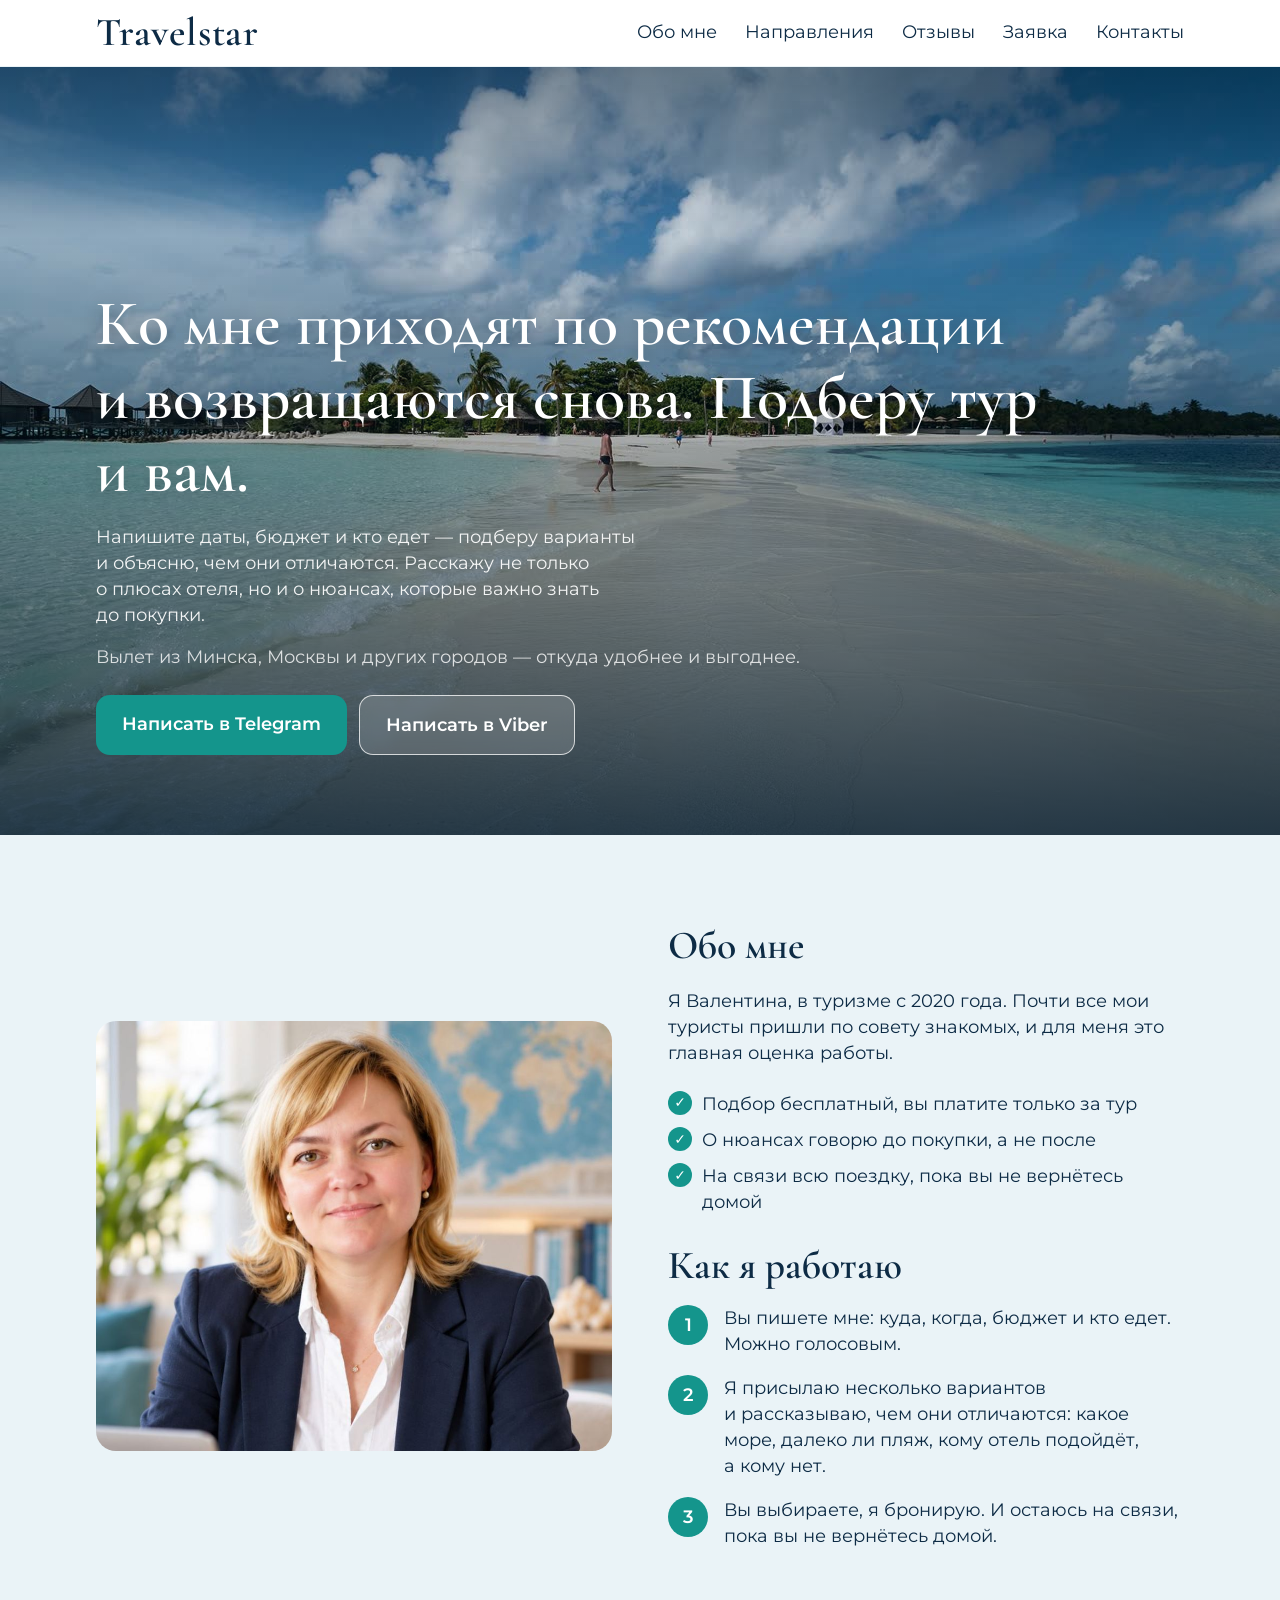
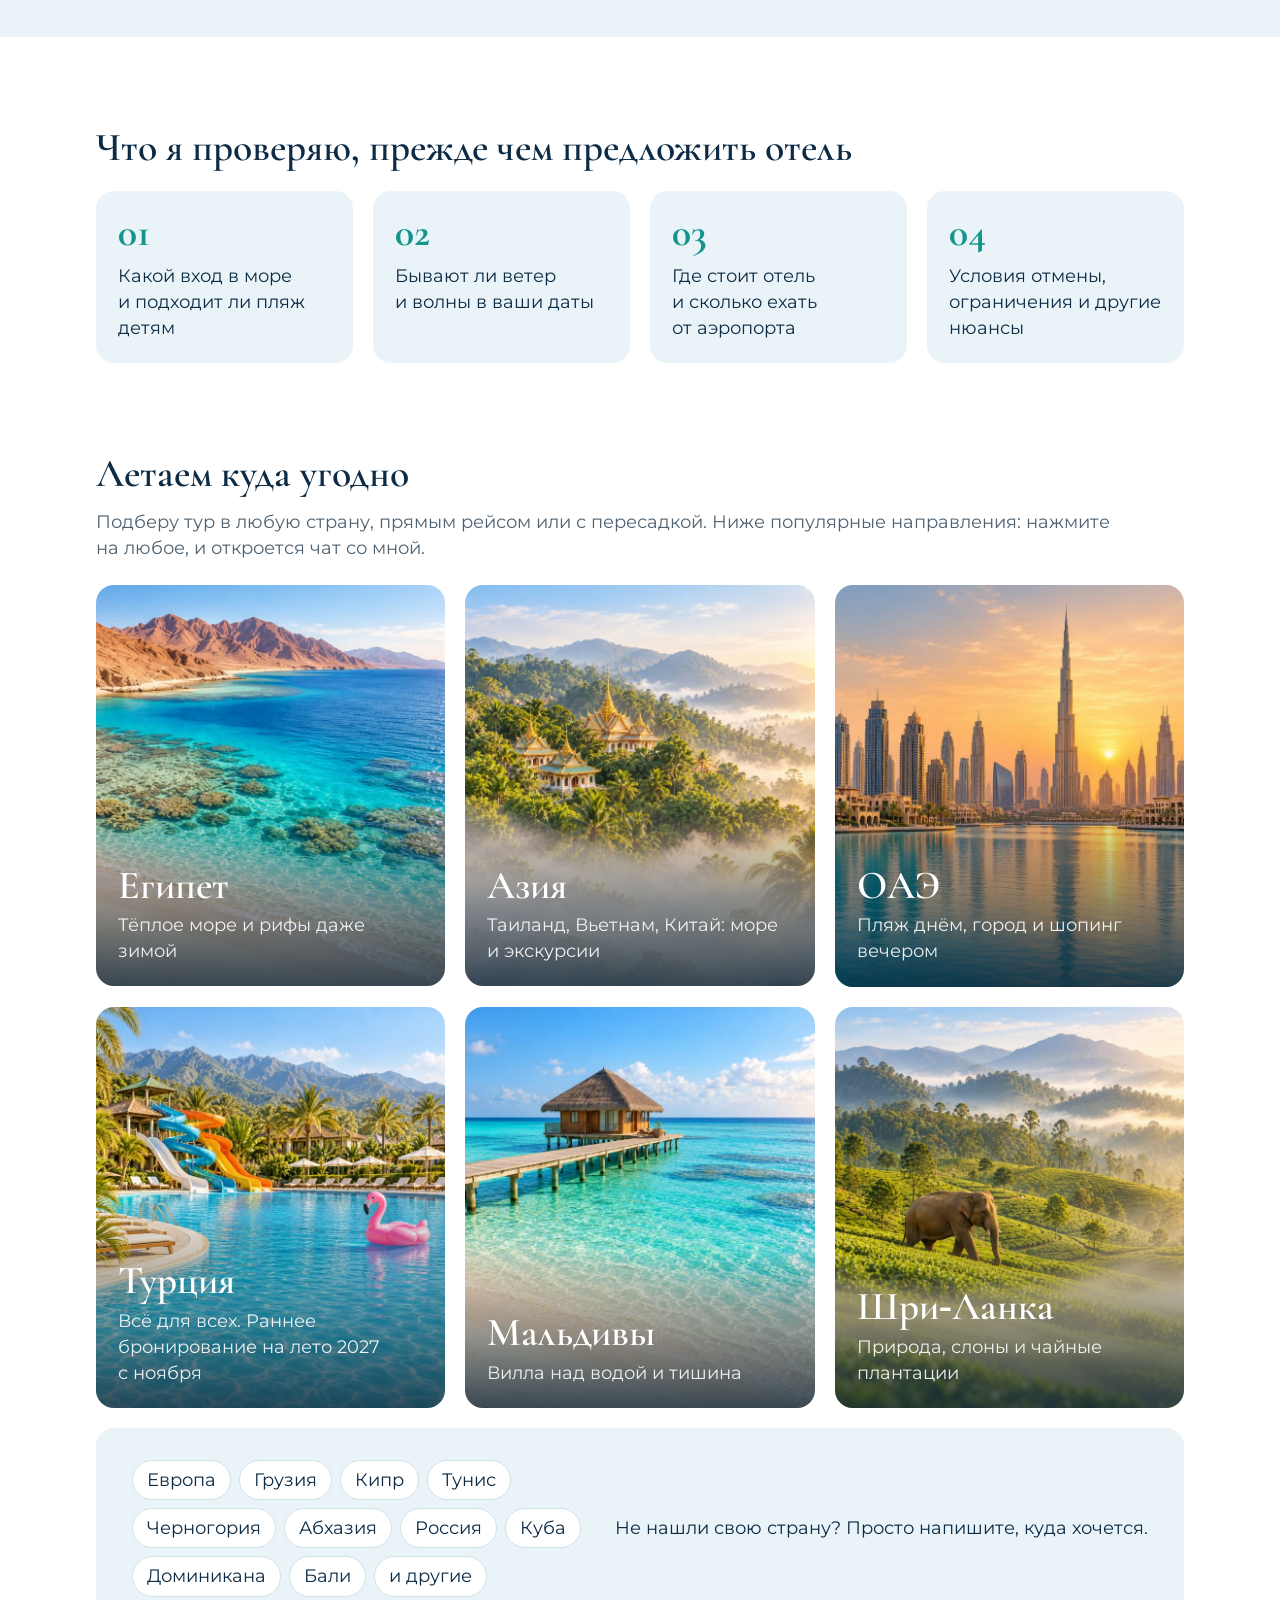
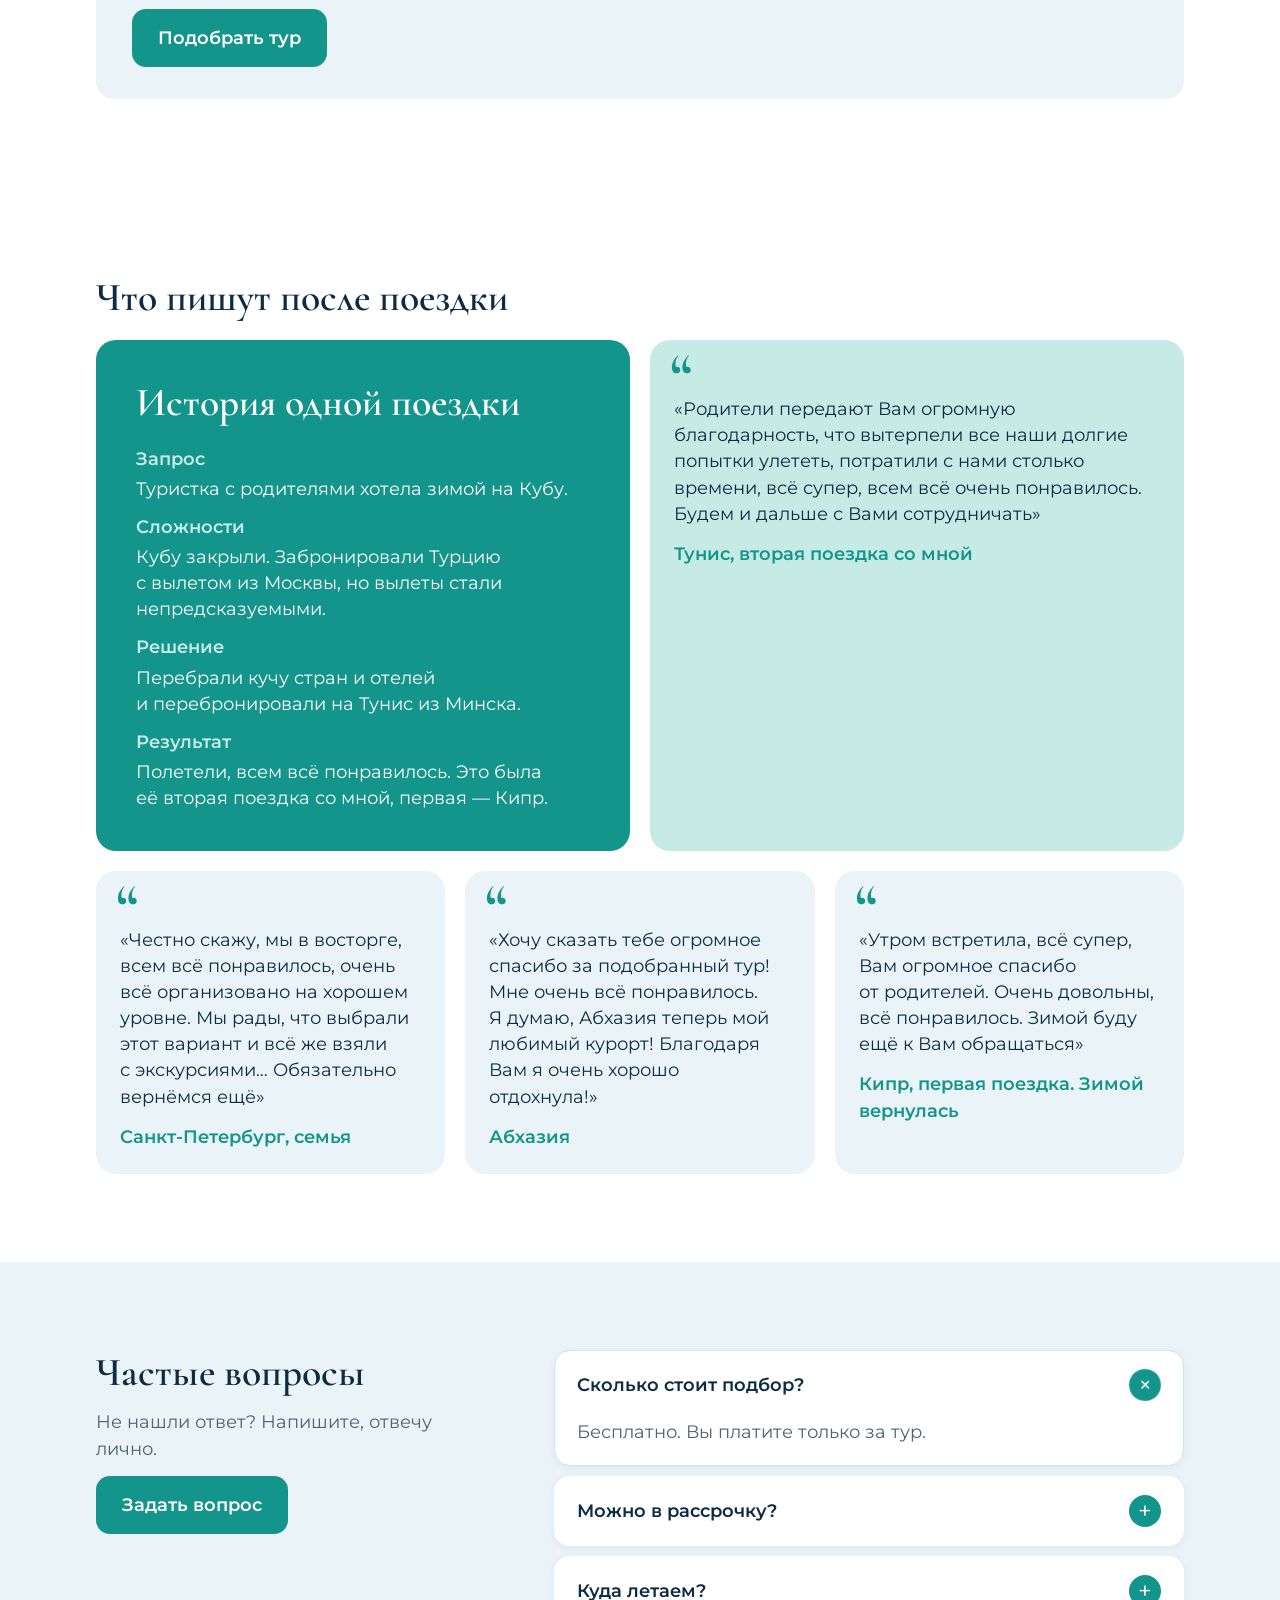
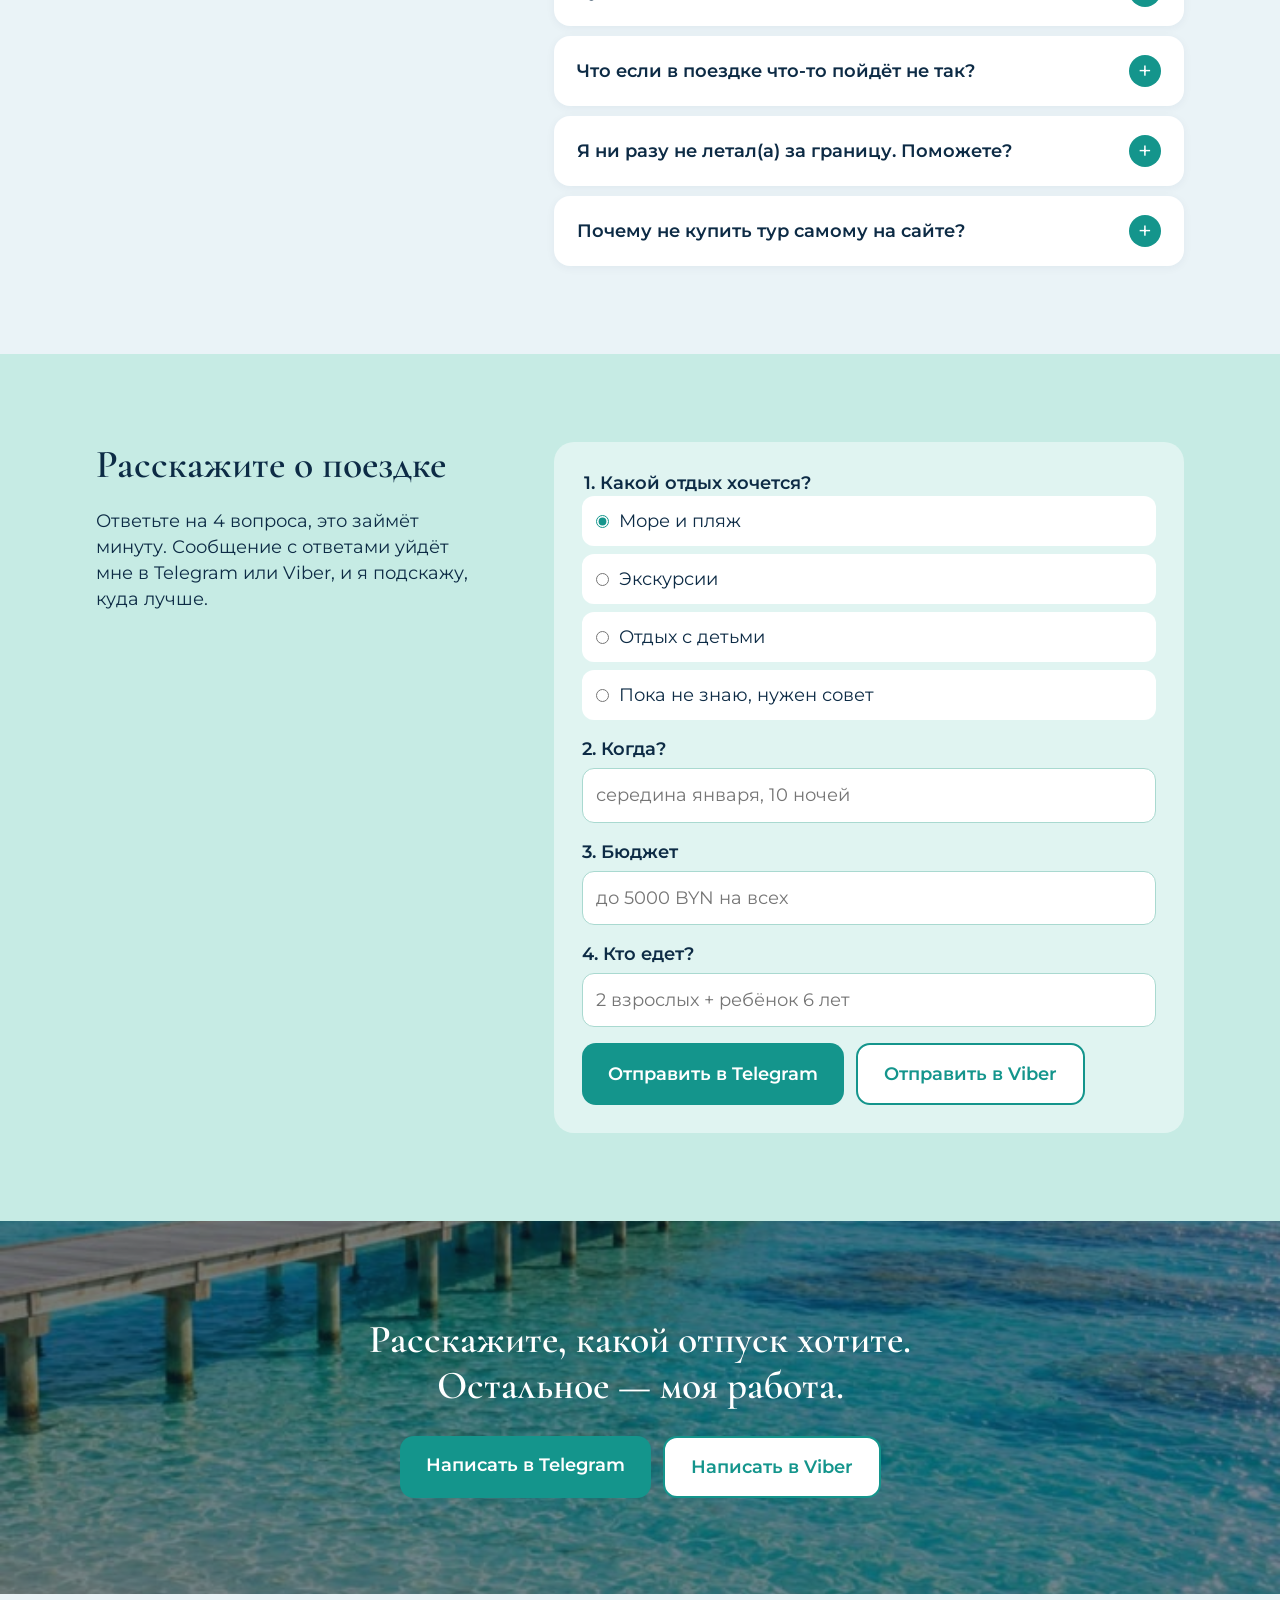
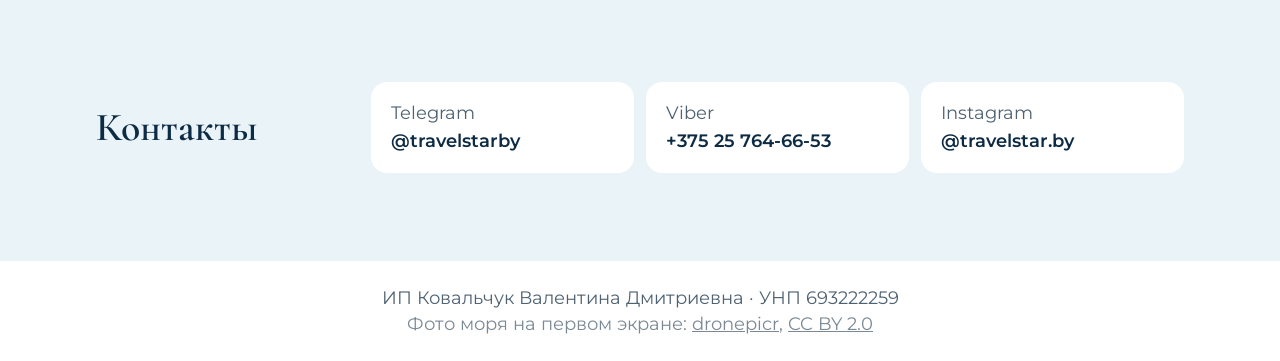
<file: index.html>
<!doctype html>
<html lang="ru">
<head>
<meta name="robots" content="noindex, nofollow">
<meta charset="utf-8">
<meta name="viewport" content="width=device-width, initial-scale=1">
<title>Travelstar — подбор туров</title>
<meta name="description" content="Подберу тур под ваши даты и бюджет и расскажу о нюансах каждого варианта. Подбор бесплатный.">
<link rel="stylesheet" href="fonts.css">
<link rel="stylesheet" href="style.css">
</head>
<body>

<header class="nav" id="top">
  <div class="wrap nav__in">
    <a class="logo" href="#top">Travelstar</a>
    <nav class="nav__links">
      <a href="#about">Обо мне</a>
      <a href="#where">Направления</a>
      <a href="#reviews">Отзывы</a>
      <a href="#quiz">Заявка</a>
      <a href="#contacts">Контакты</a>
    </nav>
  </div>
</header>

<main>
  <section class="hero">
    <img class="hero__bg" src="img/sea.jpg" width="1280" height="854" alt="">
    
    <div class="wrap hero__in">
      <h1>Ко мне приходят по рекомендации и возвращаются снова. Подберу тур и вам.</h1>
      <p class="lead">Напишите даты, бюджет и кто едет — подберу варианты и объясню, чем они отличаются. Расскажу не только о плюсах отеля, но и о нюансах, которые важно знать до покупки.</p>
      <p class="hero__note">Вылет из Минска, Москвы и других городов — откуда удобнее и выгоднее.</p>
      <div class="buttons">
        <a class="btn btn--tg" href="https://t.me/travelstarby">Написать в Telegram</a>
        <a class="btn btn--glass" href="viber://chat?number=%2B375257646653">Написать в Viber</a>
      </div>
    </div>
  </section>

  <section class="steps" id="about">
    <div class="wrap steps__in">
      <img class="steps__photo" src="img/valentina_v2.jpg" width="960" height="800" alt="Валентина за рабочим столом с ноутбуком" loading="lazy">
      <div>
      <h2>Обо мне</h2>
      <p class="about">Я Валентина, в туризме с 2020 года. Почти все мои туристы пришли по совету знакомых, и для меня это главная оценка работы.</p>
      <ul class="pluses">
        <li>Подбор бесплатный, вы платите только за тур</li>
        <li>О нюансах говорю до покупки, а не после</li>
        <li>На связи всю поездку, пока вы не вернётесь домой</li>
      </ul>
      <h3 class="steps__title">Как я работаю</h3>
      <ol class="steps__list">
        <li><b>1</b><p>Вы пишете мне: куда, когда, бюджет и кто едет. Можно голосовым.</p></li>
        <li><b>2</b><p>Я присылаю несколько вариантов и рассказываю, чем они отличаются: какое море, далеко ли пляж, кому отель подойдёт, а кому нет.</p></li>
        <li><b>3</b><p>Вы выбираете, я бронирую. И остаюсь на связи, пока вы не вернётесь домой.</p></li>
      </ol>
      </div>
    </div>
  </section>
  <section class="check">
    <div class="wrap">
      <h2>Что я проверяю, прежде чем предложить отель</h2>
      <div class="check__grid">
        <div class="check__item"><b>01</b><p>Какой вход в море и подходит ли пляж детям</p></div>
        <div class="check__item"><b>02</b><p>Бывают ли ветер и волны в ваши даты</p></div>
        <div class="check__item"><b>03</b><p>Где стоит отель и сколько ехать от аэропорта</p></div>
        <div class="check__item"><b>04</b><p>Условия отмены, ограничения и другие нюансы</p></div>
      </div>
    </div>
  </section>
<section class="where" id="where">
    <div class="wrap">
      <h2>Летаем куда угодно</h2>
      <p class="where__lead">Подберу тур в любую страну, прямым рейсом или с пересадкой. Ниже популярные направления: нажмите на любое, и откроется чат со мной.</p>
      <div class="cards">
        <a class="card" href="https://t.me/travelstarby?text=%D0%97%D0%B4%D1%80%D0%B0%D0%B2%D1%81%D1%82%D0%B2%D1%83%D0%B9%D1%82%D0%B5%21%20%D0%98%D0%BD%D1%82%D0%B5%D1%80%D0%B5%D1%81%D1%83%D0%B5%D1%82%20%D0%95%D0%B3%D0%B8%D0%BF%D0%B5%D1%82"><img src="img/d_egypt.jpg" alt="Египет: коралловый риф и горы" loading="lazy"><span class="card__cap"><h3>Египет</h3><p>Тёплое море и рифы даже зимой</p></span></a>
        <a class="card" href="https://t.me/travelstarby?text=%D0%97%D0%B4%D1%80%D0%B0%D0%B2%D1%81%D1%82%D0%B2%D1%83%D0%B9%D1%82%D0%B5%21%20%D0%98%D0%BD%D1%82%D0%B5%D1%80%D0%B5%D1%81%D1%83%D0%B5%D1%82%20%D0%90%D0%B7%D0%B8%D1%8F"><img src="img/d_asia.jpg" alt="Азия: храм в джунглях" loading="lazy"><span class="card__cap"><h3>Азия</h3><p>Таиланд, Вьетнам, Китай: море и экскурсии</p></span></a>
        <a class="card" href="https://t.me/travelstarby?text=%D0%97%D0%B4%D1%80%D0%B0%D0%B2%D1%81%D1%82%D0%B2%D1%83%D0%B9%D1%82%D0%B5%21%20%D0%98%D0%BD%D1%82%D0%B5%D1%80%D0%B5%D1%81%D1%83%D0%B5%D1%82%20%D0%9E%D0%90%D0%AD"><img src="img/d_uae.jpg" alt="ОАЭ: город на закате" loading="lazy"><span class="card__cap"><h3>ОАЭ</h3><p>Пляж днём, город и шопинг вечером</p></span></a>
        <a class="card" href="https://t.me/travelstarby?text=%D0%97%D0%B4%D1%80%D0%B0%D0%B2%D1%81%D1%82%D0%B2%D1%83%D0%B9%D1%82%D0%B5%21%20%D0%98%D0%BD%D1%82%D0%B5%D1%80%D0%B5%D1%81%D1%83%D0%B5%D1%82%20%D0%A2%D1%83%D1%80%D1%86%D0%B8%D1%8F"><img src="img/d_turkey.jpg" alt="Турция: бассейн с горками" loading="lazy"><span class="card__cap"><h3>Турция</h3><p>Всё для всех. Раннее бронирование на лето 2027 с ноября</p></span></a>
        <a class="card" href="https://t.me/travelstarby?text=%D0%97%D0%B4%D1%80%D0%B0%D0%B2%D1%81%D1%82%D0%B2%D1%83%D0%B9%D1%82%D0%B5%21%20%D0%98%D0%BD%D1%82%D0%B5%D1%80%D0%B5%D1%81%D1%83%D0%B5%D1%82%20%D0%9C%D0%B0%D0%BB%D1%8C%D0%B4%D0%B8%D0%B2%D1%8B"><img src="img/d_maldives.jpg" alt="Мальдивы: вилла над водой" loading="lazy"><span class="card__cap"><h3>Мальдивы</h3><p>Вилла над водой и тишина</p></span></a>
        <a class="card" href="https://t.me/travelstarby?text=%D0%97%D0%B4%D1%80%D0%B0%D0%B2%D1%81%D1%82%D0%B2%D1%83%D0%B9%D1%82%D0%B5%21%20%D0%98%D0%BD%D1%82%D0%B5%D1%80%D0%B5%D1%81%D1%83%D0%B5%D1%82%20%D0%A8%D1%80%D0%B8-%D0%9B%D0%B0%D0%BD%D0%BA%D0%B0"><img src="img/d_srilanka.jpg" alt="Шри‑Ланка: слон и чайные плантации" loading="lazy"><span class="card__cap"><h3>Шри‑Ланка</h3><p>Природа, слоны и чайные плантации</p></span></a>
      </div>
      <div class="any">
        <ul class="chips"><li>Европа</li><li>Грузия</li><li>Кипр</li><li>Тунис</li><li>Черногория</li><li>Абхазия</li><li>Россия</li><li>Куба</li><li>Доминикана</li><li>Бали</li><li>и другие</li></ul>
        <p>Не нашли свою страну? Просто напишите, куда хочется.</p>
        <a class="btn" href="https://t.me/travelstarby">Подобрать тур</a>
      </div>
    </div>
  </section>

  <section class="reviews" id="reviews">
    <div class="wrap">
      <h2>Что пишут после поездки</h2>
      <div class="story">
        <div class="story__text">
          <p class="story__label">История одной поездки</p>
          <dl class="case">
            <dt>Запрос</dt><dd>Туристка с родителями хотела зимой на Кубу.</dd>
            <dt>Сложности</dt><dd>Кубу закрыли. Забронировали Турцию с вылетом из Москвы, но вылеты стали непредсказуемыми.</dd>
            <dt>Решение</dt><dd>Перебрали кучу стран и отелей и перебронировали на Тунис из Минска.</dd>
            <dt>Результат</dt><dd>Полетели, всем всё понравилось. Это была её вторая поездка со мной, первая — Кипр.</dd>
          </dl>
        </div>
        <blockquote><p>«Родители передают Вам огромную благодарность, что вытерпели все наши долгие попытки улететь, потратили с нами столько времени, всё супер, всем всё очень понравилось. Будем и дальше с Вами сотрудничать»</p><cite>Тунис, вторая поездка со мной</cite></blockquote>
      </div>
      <div class="reviews__grid">
        <blockquote><p>«Честно скажу, мы в восторге, всем всё понравилось, очень всё организовано на хорошем уровне. Мы рады, что выбрали этот вариант и всё же взяли с экскурсиями… Обязательно вернёмся ещё»</p><cite>Санкт-Петербург, семья</cite></blockquote>
        <blockquote><p>«Хочу сказать тебе огромное спасибо за подобранный тур! Мне очень всё понравилось. Я думаю, Абхазия теперь мой любимый курорт! Благодаря Вам я очень хорошо отдохнула!»</p><cite>Абхазия</cite></blockquote>
        <blockquote><p>«Утром встретила, всё супер, Вам огромное спасибо от родителей. Очень довольны, всё понравилось. Зимой буду ещё к Вам обращаться»</p><cite>Кипр, первая поездка. Зимой вернулась</cite></blockquote>
      </div>
    </div>
  </section>

  <section class="faq">
    <div class="wrap faq__in">
      <div class="faq__side">
        <h2>Частые вопросы</h2>
        <p>Не нашли ответ? Напишите, отвечу лично.</p>
        <a class="btn" href="https://t.me/travelstarby">Задать вопрос</a>
      </div>
      <div class="faq__list">
        <details open><summary>Сколько стоит подбор?</summary><p>Бесплатно. Вы платите только за тур.</p></details>
        <details><summary>Можно в рассрочку?</summary><p>Да, если бронировать заранее: рассрочку даёт туроператор. Раннее бронирование на лето 2027 года стартует в ноябре 2026-го.</p></details>
        <details><summary>Куда летаем?</summary><p>Любые направления по запросу, прямым рейсом или с пересадкой.</p></details>
        <details><summary>Что если в поездке что-то пойдёт не так?</summary><p>Я на связи всю поездку, до вашего возвращения домой. Пишите в любой мессенджер, решим.</p></details>
        <details><summary>Я ни разу не летал(а) за границу. Поможете?</summary><p>Да. Расскажу по шагам: какие документы нужны, как пройти регистрацию на рейс, что взять с собой.</p></details>
        <details><summary>Почему не купить тур самому на сайте?</summary><p>Можно. Но в описании отеля не напишут, что пляж через дорогу, а море в эти даты штормит. Я расскажу об этом до покупки, а не после.</p></details>
      </div>
    </div>
  </section>

  <section class="dest" id="quiz">
    <div class="wrap">
      <h2>Расскажите о поездке</h2>
      <p>Ответьте на 4 вопроса, это займёт минуту. Сообщение с ответами уйдёт мне в Telegram или Viber, и я подскажу, куда лучше.</p>
      <form class="quiz" onsubmit="return false">
        <fieldset>
          <legend>1. Какой отдых хочется?</legend>
          <label><input type="radio" name="kind" value="Море и пляж" checked> Море и пляж</label>
          <label><input type="radio" name="kind" value="Экскурсии"> Экскурсии</label>
          <label><input type="radio" name="kind" value="Отдых с детьми"> Отдых с детьми</label>
          <label><input type="radio" name="kind" value="Пока не знаю, нужен совет"> Пока не знаю, нужен совет</label>
        </fieldset>
        <label class="field">2. Когда? <input name="when" placeholder="середина января, 10 ночей"></label>
        <label class="field">3. Бюджет <input name="budget" placeholder="до 5000 BYN на всех"></label>
        <label class="field">4. Кто едет? <input name="who" placeholder="2 взрослых + ребёнок 6 лет"></label>
        <div class="buttons">
          <button class="btn btn--tg" type="button" data-to="tg">Отправить в Telegram</button>
          <button class="btn btn--viber" type="button" data-to="viber">Отправить в Viber</button>
        </div>
        <p class="quiz__note" hidden>Текст заявки скопирован. Если он не появился в чате, просто вставьте его.</p>
      </form>
    </div>
  </section>

  <section class="final">
    <img class="final__bg" src="img/d_maldives.jpg" alt="" loading="lazy">
    <div class="wrap">
      <h2>Расскажите, какой отпуск хотите. Остальное — моя работа.</h2>
      <div class="buttons buttons--center">
        <a class="btn btn--tg" href="https://t.me/travelstarby">Написать в Telegram</a>
        <a class="btn btn--viber" href="viber://chat?number=%2B375257646653">Написать в Viber</a>
      </div>
    </div>
  </section>
  <section class="contacts" id="contacts">
    <div class="wrap contacts__in">
      <h2>Контакты</h2>
      <a class="contact" href="https://t.me/travelstarby"><span>Telegram</span>@travelstarby</a>
      <a class="contact" href="viber://chat?number=%2B375257646653"><span>Viber</span>+375 25 764-66-53</a>
      <a class="contact" href="https://instagram.com/travelstar.by"><span>Instagram</span>@travelstar.by</a>
    </div>
  </section>
</main>

<footer class="foot">
  <div class="wrap">ИП Ковальчук Валентина Дмитриевна · УНП 693222259<br><small>Фото моря на первом экране: <a href="https://commons.wikimedia.org/wiki/File:Sandbank_Malediven_(29447070765).jpg">dronepicr</a>, <a href="https://creativecommons.org/licenses/by/2.0/">CC BY 2.0</a></small></div>
</footer>

<script>
// Опрос: собираем ответы в текст и открываем чат с Валентиной
document.querySelectorAll('.quiz [data-to]').forEach(function (b) {
  b.addEventListener('click', function () {
    var f = b.form;
    var t = 'Здравствуйте! Хочу подобрать тур.\n' +
      'Отдых: ' + f.kind.value + '\n' +
      'Когда: ' + (f.when.value || '—') + '\n' +
      'Бюджет: ' + (f.budget.value || '—') + '\n' +
      'Кто едет: ' + (f.who.value || '—');
    try { navigator.clipboard.writeText(t); } catch (e) {}
    f.querySelector('.quiz__note').hidden = false;
    var u = b.dataset.to === 'tg'
      ? 'https://t.me/travelstarby?text=' + encodeURIComponent(t)
      : 'viber://chat?number=%2B375257646653&draft=' + encodeURIComponent(t);
    window.location.href = u;
  });
});
</script>

</body>
</html>
</file>
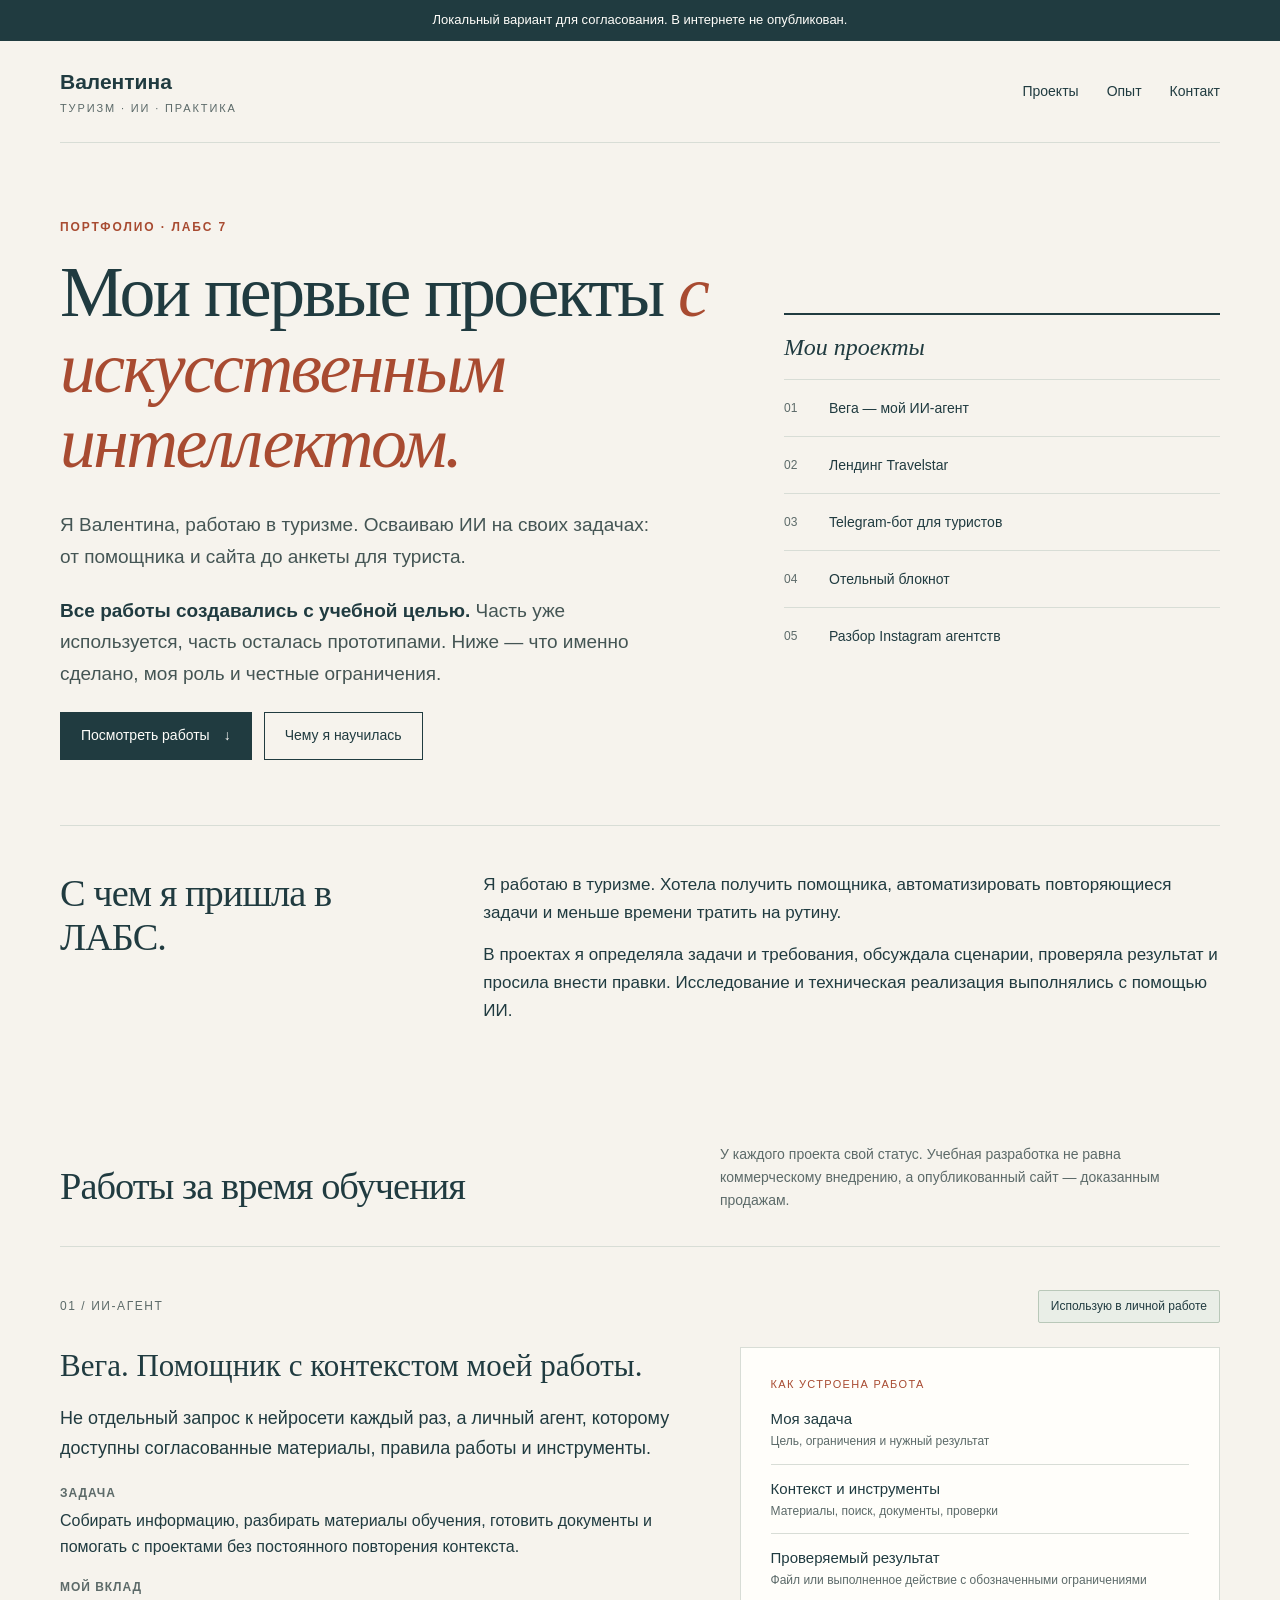
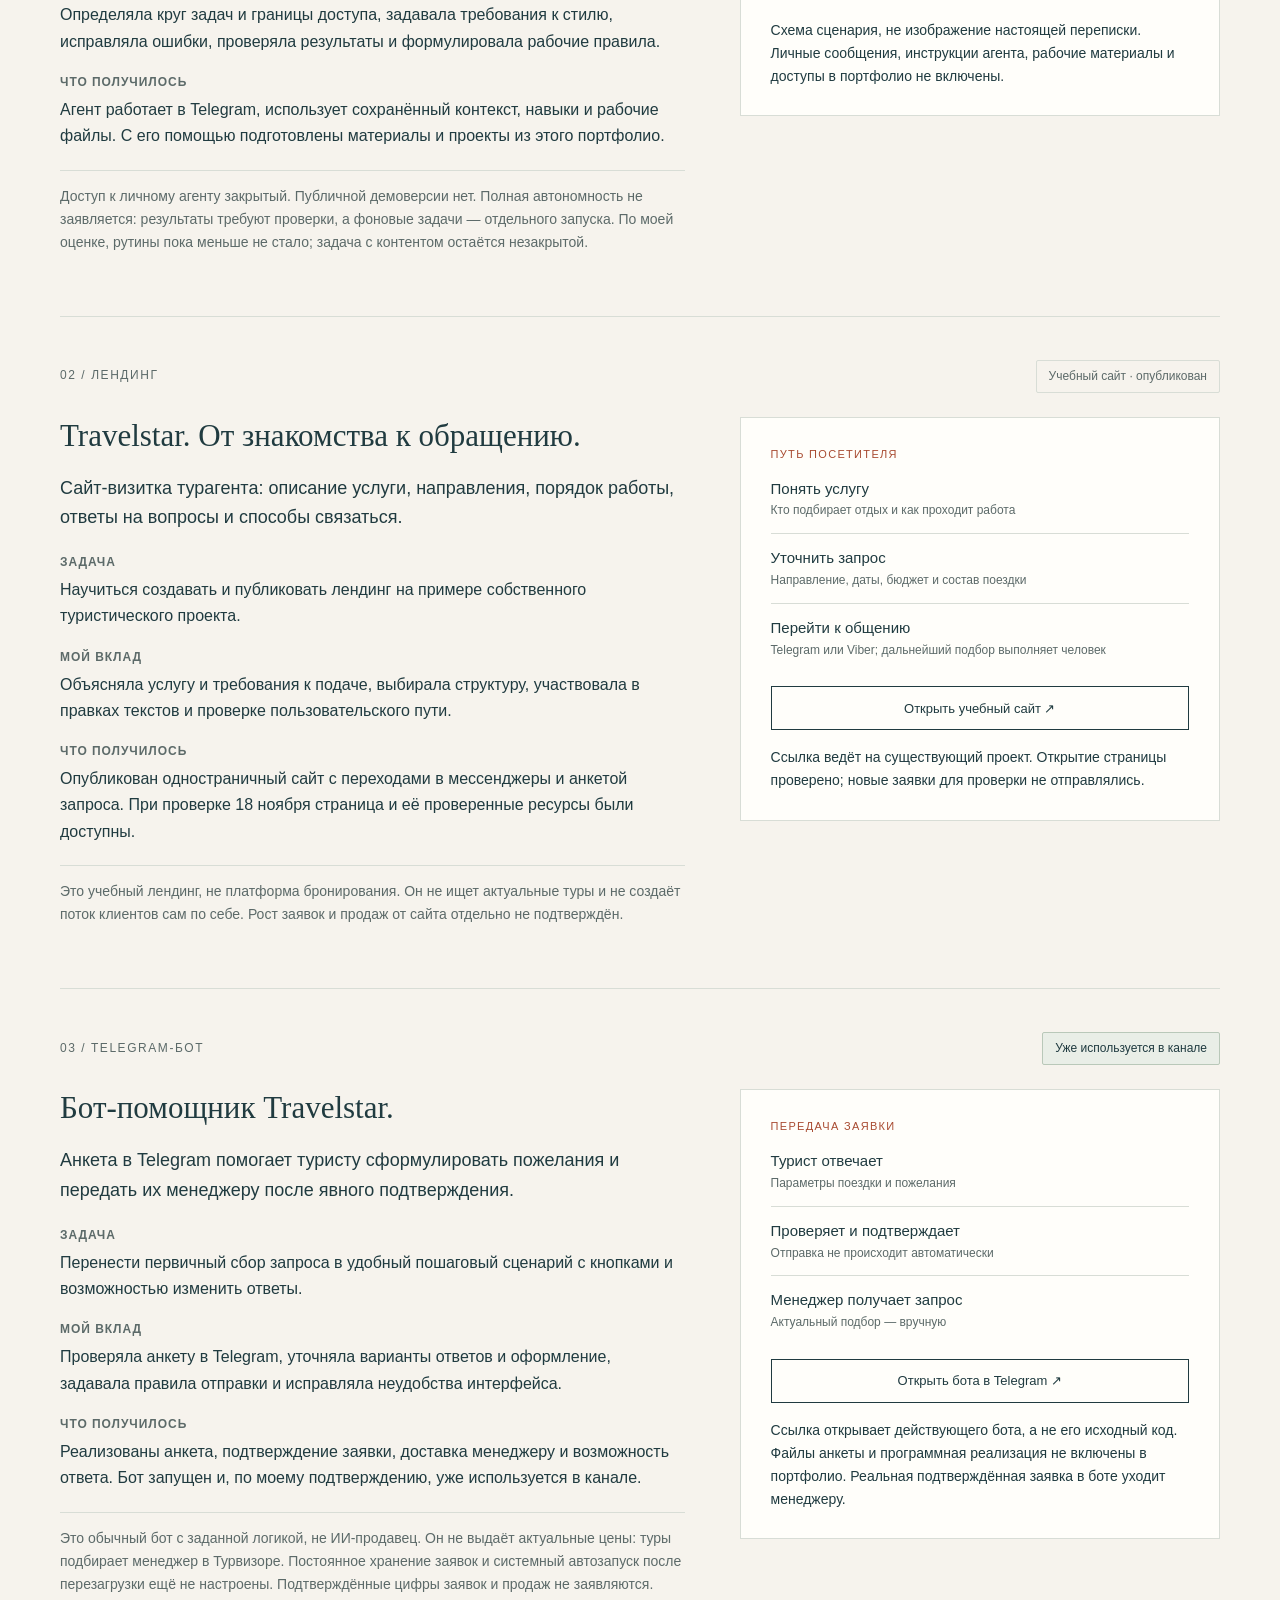
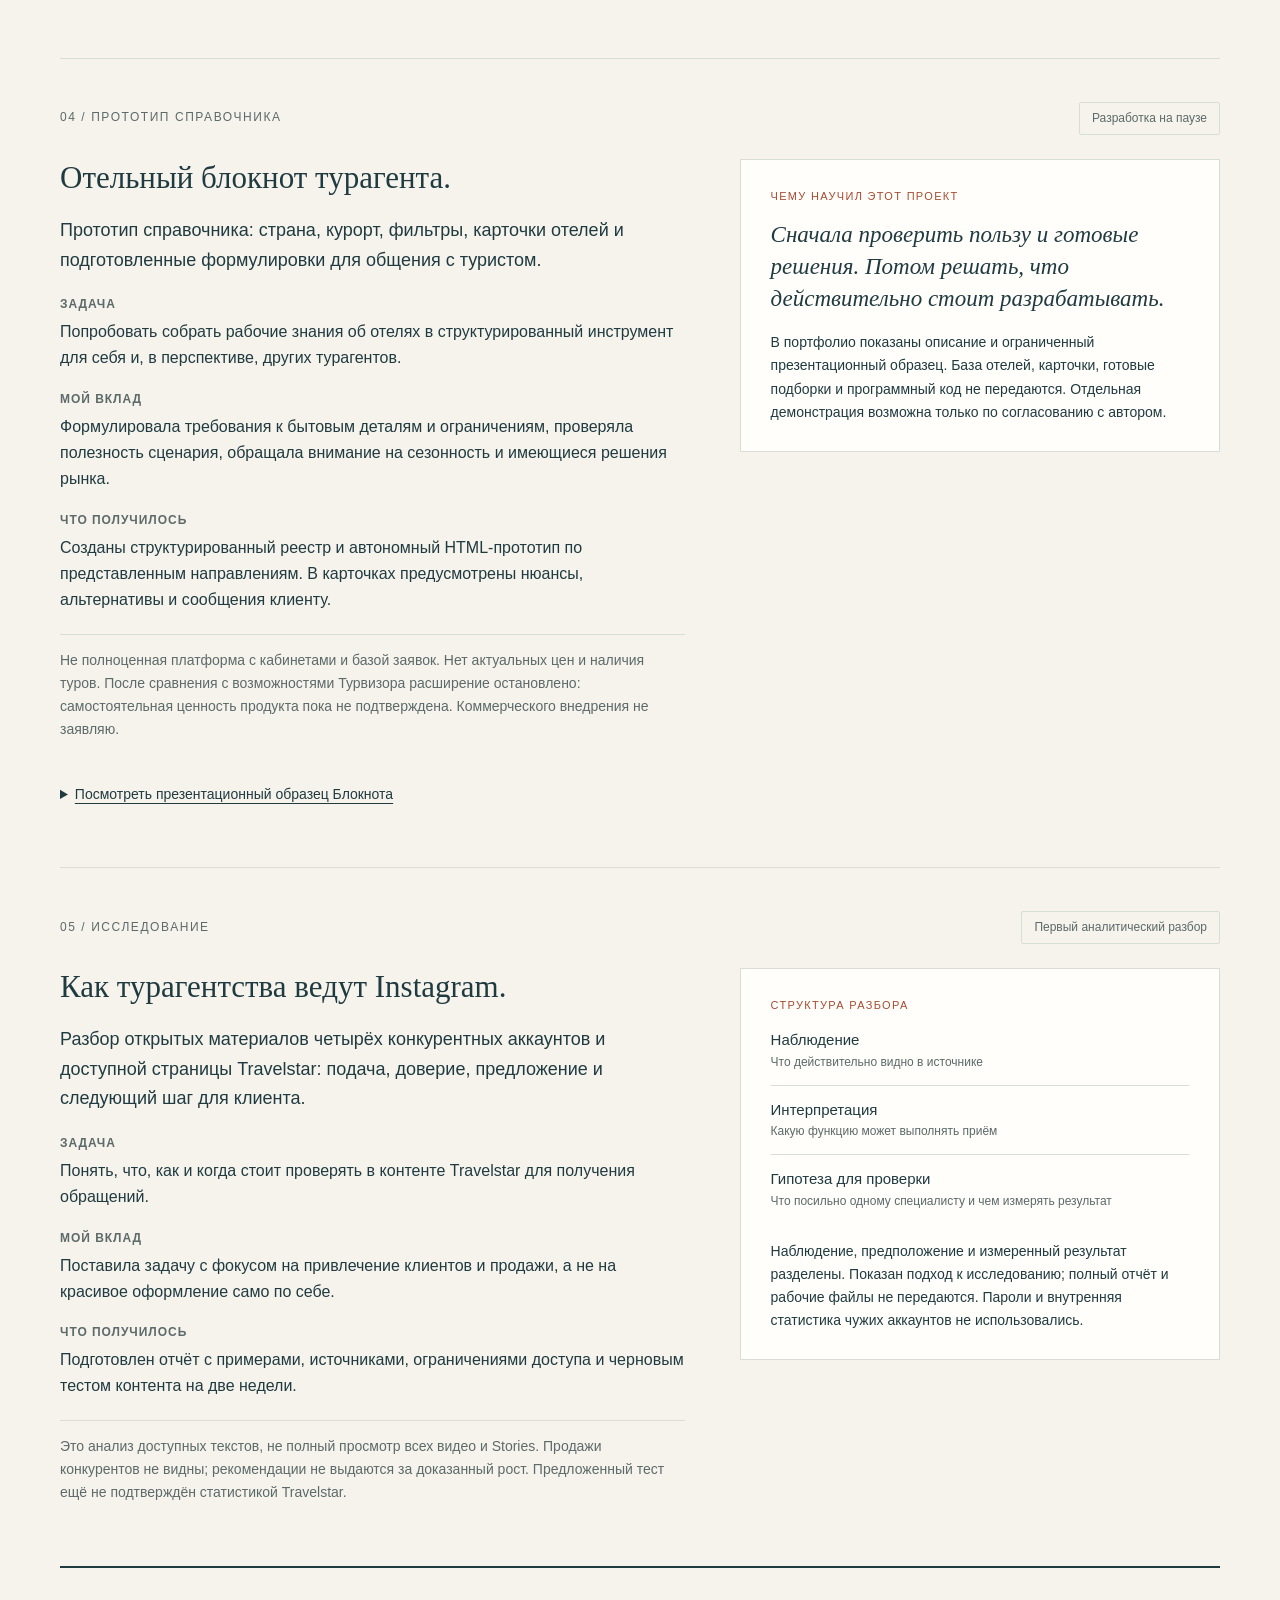
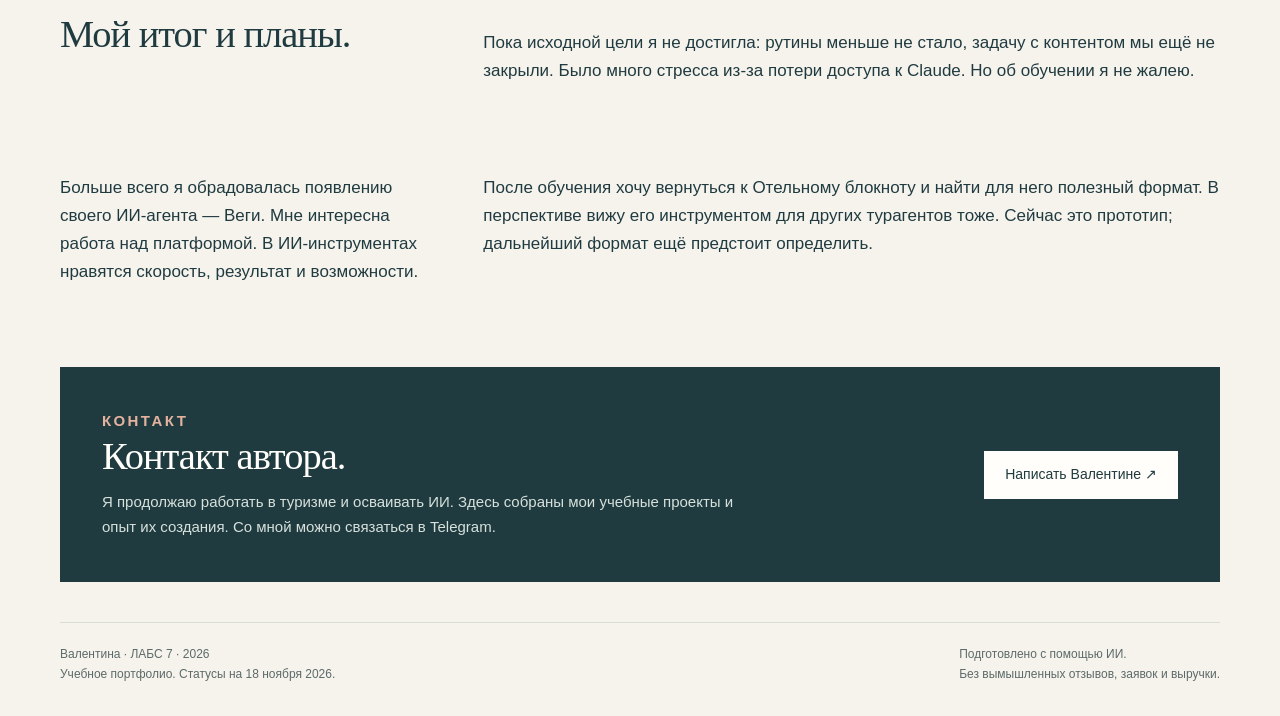
<file: portfolio/index.html>
<!DOCTYPE html>
<html lang="ru">
<head>
<meta charset="UTF-8">
<meta name="viewport" content="width=device-width, initial-scale=1">
<meta name="robots" content="noindex,nofollow">
<meta name="description" content="Учебное портфолио Валентины: ИИ-агент, лендинг Travelstar, Telegram-бот, прототип справочника и исследование Instagram.">
<title>Валентина — проекты с ИИ · ЛАБС 7</title>
<style>
:root{--paper:#f6f3ed;--white:#fffefa;--ink:#203b40;--muted:#5c6a69;--line:#d8ddd6;--accent:#a84b31;--soft:#e9eee7;--serif:Georgia,'Times New Roman',serif;--sans:'Aptos','Segoe UI',Arial,sans-serif}*{box-sizing:border-box}html{scroll-behavior:smooth;scroll-padding-top:28px}body{margin:0;color:var(--ink);background:var(--paper);font:17px/1.65 var(--sans)}a{color:inherit;text-underline-offset:.25em}a:focus-visible,summary:focus-visible{outline:3px solid var(--accent);outline-offset:5px}a:hover{text-decoration-color:var(--accent)}.wrap{width:min(1160px,calc(100% - 64px));margin:auto}.review{background:var(--ink);color:#fffefa;padding:10px 24px;text-align:center;font-size:13px;line-height:1.6}.review a{display:inline-block;padding:0 8px}header{display:flex;align-items:center;justify-content:space-between;gap:24px;padding:24px 0;border-bottom:1px solid var(--line)}.brand{font-size:21px;font-weight:600;text-decoration:none}.brand span{display:block;font-size:11px;letter-spacing:.17em;text-transform:uppercase;color:var(--muted);font-weight:400}nav{display:flex;gap:28px;font-size:14px}nav a{display:flex;align-items:center;min-height:44px;text-decoration:none}.hero{display:grid;grid-template-columns:1.5fr 1fr;gap:70px;padding:75px 0 65px;align-items:center}.eyebrow{font-size:12px;font-weight:600;letter-spacing:.16em;text-transform:uppercase;color:var(--accent);margin:0 0 18px}h1{font:normal clamp(43px,5.6vw,75px)/1.05 var(--serif);letter-spacing:-.035em;margin:0 0 28px;max-width:720px}h1 em{font-weight:400;color:var(--accent)}.lead{font-size:19px;max-width:610px;margin:0 0 23px;color:#445554}.lead strong{font-weight:600;color:var(--ink)}.action{display:inline-flex;gap:14px;align-items:center;justify-content:center;min-height:48px;padding:10px 20px;border:1px solid var(--ink);font-size:14px;text-decoration:none;line-height:1.5}.action.primary{color:var(--white);background:var(--ink)}.action:hover{background:var(--soft);color:var(--ink)}.actions{display:flex;gap:12px;flex-wrap:wrap;margin-top:22px}.hero-index{border-top:2px solid var(--ink);padding-top:16px}.hero-index>p{font:italic 24px/1.35 var(--serif);margin:0 0 16px}.index-item{display:grid;grid-template-columns:30px 1fr;align-items:center;gap:15px;border-top:1px solid var(--line);min-height:57px;text-decoration:none;font-size:14px}.index-item small{color:var(--muted);font-size:12px}.intro{display:grid;grid-template-columns:1fr 2fr;gap:55px;padding:45px 0;border-top:1px solid var(--line)}h2{font:normal clamp(31px,3vw,43px)/1.15 var(--serif);letter-spacing:-.025em;margin:0 0 18px}h3{font:normal 31px/1.2 var(--serif);margin:0 0 20px}.intro p{margin:0 0 14px}.small{font-size:14px;color:var(--muted)}.projects-heading{padding:45px 0 20px;display:flex;justify-content:space-between;align-items:end;gap:30px}.projects-heading p{max-width:500px;font-size:14px;color:var(--muted)}article{border-top:1px solid var(--line);padding:43px 0 48px;scroll-margin-top:20px}.case-top{display:flex;align-items:center;justify-content:space-between;gap:20px;margin-bottom:24px}.case-number{font-size:12px;letter-spacing:.13em;text-transform:uppercase;color:var(--muted)}.badge{font-size:12px;line-height:1.4;padding:7px 12px;border:1px solid #b9c8b9;border-radius:2px;background:var(--soft);max-width:280px}.badge.neutral{background:transparent;border-color:var(--line);color:var(--muted)}.case-grid{display:grid;grid-template-columns:1.3fr 1fr;gap:55px}.case-description{font-size:18px;margin:0 0 20px}.case-description strong{font-weight:600}.facts{margin:0}.facts dt{font-size:12px;font-weight:600;letter-spacing:.08em;text-transform:uppercase;color:var(--muted);margin:18px 0 4px}.facts dd{margin:0;font-size:16px}.evidence{background:var(--white);border:1px solid var(--line);padding:27px 30px;align-self:start}.evidence .label{font-size:11px;letter-spacing:.12em;text-transform:uppercase;color:var(--accent);margin:0 0 14px}.flow{margin:0;padding:0;list-style:none}.flow li{position:relative;padding:12px 0;border-top:1px solid var(--line);font-size:15px}.flow li:first-child{border-top:0;padding-top:0}.flow li span{display:block;font-size:12px;color:var(--muted)}.evidence p{font-size:14px;margin:16px 0 0}.evidence blockquote{font:italic 23px/1.4 var(--serif);margin:0}.evidence a{display:inline-flex;align-items:center;min-height:44px;font-size:14px}.evidence .action{display:flex;margin-top:14px;font-size:13px}.limit{font-size:14px;color:var(--muted);margin-top:20px;border-top:1px solid var(--line);padding-top:14px}details{margin-top:20px;font-size:14px}summary{cursor:pointer;min-height:44px;padding:8px 0;text-decoration:underline;text-underline-offset:.25em}details p{margin:10px 0}.learning{padding:44px 0;border-top:2px solid var(--ink);display:grid;grid-template-columns:1fr 2fr;gap:55px}.learning ol{margin:0;padding-left:20px}.learning li{padding:0 0 12px 6px}.learning strong{font-weight:600}.contact{background:var(--ink);color:var(--white);padding:42px;margin:20px 0 40px;display:flex;align-items:center;justify-content:space-between;gap:30px}.contact h2{margin:0 0 12px}.contact p{margin:0;max-width:650px;font-size:15px;color:#d6e1db}.contact a{background:var(--white);color:var(--ink);border-color:var(--white);white-space:nowrap}footer{border-top:1px solid var(--line);padding:22px 0 32px;display:flex;justify-content:space-between;gap:24px;color:var(--muted);font-size:12px}footer p{margin:0}#review-note{padding:24px;border:1px dashed #a7b5ad;background:#eef0e9;font-size:14px;margin-bottom:35px}#review-note h3{font-family:var(--sans);font-size:17px;font-weight:600;margin:0 0 10px}#review-note p{margin:8px 0}#review-note a{display:inline-flex;align-items:center;min-height:44px}.for-print{display:none}@media(max-width:780px){.wrap{width:calc(100% - 36px)}header{gap:12px;padding:18px 0}nav{gap:14px;font-size:12px}.brand{font-size:19px}.hero{grid-template-columns:1fr;gap:35px;padding:44px 0 36px}.lead{font-size:17px}.intro,.learning{grid-template-columns:1fr;gap:12px;padding:30px 0}.projects-heading{display:block;padding:30px 0 12px}.case-grid{grid-template-columns:1fr;gap:24px}h3{font-size:28px}.case-top{align-items:start;gap:12px}.badge{max-width:180px}.evidence{padding:23px}article{padding:30px 0 35px}.contact{display:block;padding:28px 23px}.contact a{margin-top:22px}footer{display:block}footer p+p{margin-top:9px}.review{padding:9px 15px;text-align:left}.actions .action{flex:1 1 170px}.index-item{min-height:52px}}@media(prefers-reduced-motion:reduce){html{scroll-behavior:auto}}@media print{body{background:white;font-size:12pt;color:#162b30}.wrap{width:100%}.review,#review-note,nav,.actions,.contact{display:none}.hero{padding:20px 0;gap:30px}.hero-index{display:none}.hero,.intro,.case-grid,.learning{display:block}.evidence{margin-top:20px}article{break-inside:avoid}.case-description{font-size:13pt}h1{font-size:32pt}h2{font-size:25pt}.small,.limit,footer{font-size:10pt}details{display:block}.for-print{display:block}}
.notebook-sample{margin-top:16px;display:grid;gap:15px}.sample-slide{padding:30px;background:var(--white);border:1px solid var(--line)}.sample-slide h3{font-size:30px}.sample-cover{background:#142c46;color:#fffefa;border-color:#142c46;min-height:240px;display:flex;flex-direction:column;justify-content:center}.sample-cover h3{font-size:44px}.sample-kicker{font:600 11px/1.5 var(--sans);letter-spacing:.13em;text-transform:uppercase;color:#9b6540;margin:0 0 14px}.sample-cover .sample-kicker{color:#e5c393}.sample-places{display:grid;grid-template-columns:1fr 1fr;gap:16px 28px}.sample-place{border-top:1px solid var(--line);padding-top:12px}.sample-place b,.sample-place span{display:block}.sample-place span{font-size:14px;margin-top:4px}.sample-foot{font-size:12px;opacity:.8;margin-top:20px}.sample-flow{margin:0 0 18px;padding-left:20px}.sample-flow li{padding:5px 0}@media(max-width:600px){.sample-places{grid-template-columns:1fr}.sample-slide{padding:23px}.sample-cover h3{font-size:35px}}
</style>
</head>
<body>
<div class="review">Локальный вариант для согласования. В интернете не опубликован. </div>
<div class="wrap">
<header><a class="brand" href="#top">Валентина<span>Туризм · ИИ · практика</span></a><nav aria-label="Навигация"><a href="#projects">Проекты</a><a href="#learning">Опыт</a><a href="#contact">Контакт</a></nav></header>
<main id="top">
<section class="hero" aria-labelledby="hero-title"><div><p class="eyebrow">Портфолио · ЛАБС 7</p><h1 id="hero-title">Мои первые проекты <em>с искусственным интеллектом.</em></h1><p class="lead">Я Валентина, работаю в туризме. Осваиваю ИИ на своих задачах: от помощника и сайта до анкеты для туриста.</p><p class="lead"><strong>Все работы создавались с учебной целью.</strong> Часть уже используется, часть осталась прототипами. Ниже — что именно сделано, моя роль и честные ограничения.</p><div class="actions"><a class="action primary" href="#projects">Посмотреть работы <span aria-hidden="true">↓</span></a><a class="action" href="#learning">Чему я научилась</a></div></div><aside class="hero-index" aria-label="Состав портфолио"><p>Мои проекты</p><a class="index-item" href="#case-vega"><small>01</small><span>Вега — мой ИИ-агент</span></a><a class="index-item" href="#case-site"><small>02</small><span>Лендинг Travelstar</span></a><a class="index-item" href="#case-bot"><small>03</small><span>Telegram-бот для туристов</span></a><a class="index-item" href="#case-notebook"><small>04</small><span>Отельный блокнот</span></a><a class="index-item" href="#case-research"><small>05</small><span>Разбор Instagram агентств</span></a></aside></section>
<section class="intro" aria-labelledby="about-title"><h2 id="about-title">С чем я пришла в ЛАБС.</h2><div><p>Я работаю в туризме. Хотела получить помощника, автоматизировать повторяющиеся задачи и меньше времени тратить на рутину.</p><p>В проектах я определяла задачи и требования, обсуждала сценарии, проверяла результат и просила внести правки. Исследование и техническая реализация выполнялись с помощью ИИ.</p></div></section>
<div class="projects-heading" id="projects"><h2>Работы за время обучения</h2><p>У каждого проекта свой статус. Учебная разработка не равна коммерческому внедрению, а опубликованный сайт — доказанным продажам.</p></div>
<article id="case-vega" aria-labelledby="vega-title"><div class="case-top"><span class="case-number">01 / ИИ-агент</span><span class="badge">Использую в личной работе</span></div><div class="case-grid"><div><h3 id="vega-title">Вега. Помощник с контекстом моей работы.</h3><p class="case-description">Не отдельный запрос к нейросети каждый раз, а личный агент, которому доступны согласованные материалы, правила работы и инструменты.</p><dl class="facts"><dt>Задача</dt><dd>Собирать информацию, разбирать материалы обучения, готовить документы и помогать с проектами без постоянного повторения контекста.</dd><dt>Мой вклад</dt><dd>Определяла круг задач и границы доступа, задавала требования к стилю, исправляла ошибки, проверяла результаты и формулировала рабочие правила.</dd><dt>Что получилось</dt><dd>Агент работает в Telegram, использует сохранённый контекст, навыки и рабочие файлы. С его помощью подготовлены материалы и проекты из этого портфолио.</dd></dl><p class="limit">Доступ к личному агенту закрытый. Публичной демоверсии нет. Полная автономность не заявляется: результаты требуют проверки, а фоновые задачи — отдельного запуска. По моей оценке, рутины пока меньше не стало; задача с контентом остаётся незакрытой.</p></div><aside class="evidence"><p class="label">Как устроена работа</p><ol class="flow"><li>Моя задача<span>Цель, ограничения и нужный результат</span></li><li>Контекст и инструменты<span>Материалы, поиск, документы, проверки</span></li><li>Проверяемый результат<span>Файл или выполненное действие с обозначенными ограничениями</span></li></ol><p>Схема сценария, не изображение настоящей переписки. Личные сообщения, инструкции агента, рабочие материалы и доступы в портфолио не включены.</p></aside></div></article>
<article id="case-site" aria-labelledby="site-title"><div class="case-top"><span class="case-number">02 / Лендинг</span><span class="badge neutral">Учебный сайт · опубликован</span></div><div class="case-grid"><div><h3 id="site-title">Travelstar. От знакомства к обращению.</h3><p class="case-description">Сайт-визитка турагента: описание услуги, направления, порядок работы, ответы на вопросы и способы связаться.</p><dl class="facts"><dt>Задача</dt><dd>Научиться создавать и публиковать лендинг на примере собственного туристического проекта.</dd><dt>Мой вклад</dt><dd>Объясняла услугу и требования к подаче, выбирала структуру, участвовала в правках текстов и проверке пользовательского пути.</dd><dt>Что получилось</dt><dd>Опубликован одностраничный сайт с переходами в мессенджеры и анкетой запроса. При проверке 18 ноября страница и её проверенные ресурсы были доступны.</dd></dl><p class="limit">Это учебный лендинг, не платформа бронирования. Он не ищет актуальные туры и не создаёт поток клиентов сам по себе. Рост заявок и продаж от сайта отдельно не подтверждён.</p></div><aside class="evidence"><p class="label">Путь посетителя</p><ol class="flow"><li>Понять услугу<span>Кто подбирает отдых и как проходит работа</span></li><li>Уточнить запрос<span>Направление, даты, бюджет и состав поездки</span></li><li>Перейти к общению<span>Telegram или Viber; дальнейший подбор выполняет человек</span></li></ol><a class="action" href="https://travelstarby.github.io/travelstar/" target="_blank" rel="noopener noreferrer">Открыть учебный сайт ↗</a><p>Ссылка ведёт на существующий проект. Открытие страницы проверено; новые заявки для проверки не отправлялись.</p></aside></div></article>
<article id="case-bot" aria-labelledby="bot-title"><div class="case-top"><span class="case-number">03 / Telegram-бот</span><span class="badge">Уже используется в канале</span></div><div class="case-grid"><div><h3 id="bot-title">Бот-помощник Travelstar.</h3><p class="case-description">Анкета в Telegram помогает туристу сформулировать пожелания и передать их менеджеру после явного подтверждения.</p><dl class="facts"><dt>Задача</dt><dd>Перенести первичный сбор запроса в удобный пошаговый сценарий с кнопками и возможностью изменить ответы.</dd><dt>Мой вклад</dt><dd>Проверяла анкету в Telegram, уточняла варианты ответов и оформление, задавала правила отправки и исправляла неудобства интерфейса.</dd><dt>Что получилось</dt><dd>Реализованы анкета, подтверждение заявки, доставка менеджеру и возможность ответа. Бот запущен и, по моему подтверждению, уже используется в канале.</dd></dl><p class="limit">Это обычный бот с заданной логикой, не ИИ-продавец. Он не выдаёт актуальные цены: туры подбирает менеджер в Турвизоре. Постоянное хранение заявок и системный автозапуск после перезагрузки ещё не настроены. Подтверждённые цифры заявок и продаж не заявляются.</p></div><aside class="evidence"><p class="label">Передача заявки</p><ol class="flow"><li>Турист отвечает<span>Параметры поездки и пожелания</span></li><li>Проверяет и подтверждает<span>Отправка не происходит автоматически</span></li><li>Менеджер получает запрос<span>Актуальный подбор — вручную</span></li></ol><a class="action" href="https://t.me/travelstar_by_bot" target="_blank" rel="noopener noreferrer">Открыть бота в Telegram ↗</a><p>Ссылка открывает действующего бота, а не его исходный код. Файлы анкеты и программная реализация не включены в портфолио. Реальная подтверждённая заявка в боте уходит менеджеру.</p></aside></div></article>
<article id="case-notebook" aria-labelledby="notebook-title"><div class="case-top"><span class="case-number">04 / Прототип справочника</span><span class="badge neutral">Разработка на паузе</span></div><div class="case-grid"><div><h3 id="notebook-title">Отельный блокнот турагента.</h3><p class="case-description">Прототип справочника: страна, курорт, фильтры, карточки отелей и подготовленные формулировки для общения с туристом.</p><dl class="facts"><dt>Задача</dt><dd>Попробовать собрать рабочие знания об отелях в структурированный инструмент для себя и, в перспективе, других турагентов.</dd><dt>Мой вклад</dt><dd>Формулировала требования к бытовым деталям и ограничениям, проверяла полезность сценария, обращала внимание на сезонность и имеющиеся решения рынка.</dd><dt>Что получилось</dt><dd>Созданы структурированный реестр и автономный HTML-прототип по представленным направлениям. В карточках предусмотрены нюансы, альтернативы и сообщения клиенту.</dd></dl><p class="limit">Не полноценная платформа с кабинетами и базой заявок. Нет актуальных цен и наличия туров. После сравнения с возможностями Турвизора расширение остановлено: самостоятельная ценность продукта пока не подтверждена. Коммерческого внедрения не заявляю.</p></div><aside class="evidence"><p class="label">Чему научил этот проект</p><blockquote>Сначала проверить пользу и готовые решения. Потом решать, что действительно стоит разрабатывать.</blockquote><p>В портфолио показаны описание и ограниченный презентационный образец. База отелей, карточки, готовые подборки и программный код не передаются. Отдельная демонстрация возможна только по согласованию с автором.</p></aside></div><details id="notebook-showcase"><summary>Посмотреть презентационный образец Блокнота</summary><p class="small">Адаптированная выдержка из ранее подготовленного материала для партнёров. Только концепция и география: без базы, карточек отелей, условий сотрудничества и исходников.</p><div class="notebook-sample"><section class="sample-slide sample-cover"><p class="sample-kicker">Учебный прототип · презентационный образец</p><h3>Блокнот турагента</h3><p>От направления к понятному выбору: кому подходит отель, какие нюансы учесть и что объяснить туристу.</p><p class="sample-foot">Показ подхода к работе, а не передача самого продукта.</p></section><section class="sample-slide"><p class="sample-kicker">Направления в текущем прототипе</p><h3>Страны и курорты</h3><div class="sample-places"><div class="sample-place"><b>Египет</b><span>Хургада, Шарм-эль-Шейх</span></div><div class="sample-place"><b>Турция</b><span>Аланья, Белек, Кемер, Сиде</span></div><div class="sample-place"><b>ОАЭ</b><span>Абу-Даби, Аджман, Дубай, Рас-эль-Хайма, Фуджейра, Шарджа</span></div><div class="sample-place"><b>Вьетнам</b><span>Фукуок</span></div><div class="sample-place"><b>Таиланд</b><span>Пхукет</span></div><div class="sample-place"><b>Китай</b><span>Хайнань</span></div></div><p class="sample-foot">Перечень показывает географию существующих материалов, а не полноту охвата каждой страны.</p></section><section class="sample-slide"><p class="sample-kicker">Сценарий и перспектива</p><h3>Как устроен замысел</h3><ol class="sample-flow"><li>Выбрать страну и курорт.</li><li>Отобрать варианты по запросу туриста.</li><li>Посмотреть особенности и ограничения.</li><li>Подготовить понятное объяснение клиенту.</li></ol><p><strong>В перспективе — наполнение других стран и курортов.</strong> Решение о расширении принимается после проверки пользы инструмента; сейчас разработка на паузе.</p><p class="sample-foot">Это направление возможного развития, не обещание готового наполнения.</p></section></div></details></article>
<article id="case-research" aria-labelledby="research-title"><div class="case-top"><span class="case-number">05 / Исследование</span><span class="badge neutral">Первый аналитический разбор</span></div><div class="case-grid"><div><h3 id="research-title">Как турагентства ведут Instagram.</h3><p class="case-description">Разбор открытых материалов четырёх конкурентных аккаунтов и доступной страницы Travelstar: подача, доверие, предложение и следующий шаг для клиента.</p><dl class="facts"><dt>Задача</dt><dd>Понять, что, как и когда стоит проверять в контенте Travelstar для получения обращений.</dd><dt>Мой вклад</dt><dd>Поставила задачу с фокусом на привлечение клиентов и продажи, а не на красивое оформление само по себе.</dd><dt>Что получилось</dt><dd>Подготовлен отчёт с примерами, источниками, ограничениями доступа и черновым тестом контента на две недели.</dd></dl><p class="limit">Это анализ доступных текстов, не полный просмотр всех видео и Stories. Продажи конкурентов не видны; рекомендации не выдаются за доказанный рост. Предложенный тест ещё не подтверждён статистикой Travelstar.</p></div><aside class="evidence"><p class="label">Структура разбора</p><ol class="flow"><li>Наблюдение<span>Что действительно видно в источнике</span></li><li>Интерпретация<span>Какую функцию может выполнять приём</span></li><li>Гипотеза для проверки<span>Что посильно одному специалисту и чем измерять результат</span></li></ol><p>Наблюдение, предположение и измеренный результат разделены. Показан подход к исследованию; полный отчёт и рабочие файлы не передаются. Пароли и внутренняя статистика чужих аккаунтов не использовались.</p></aside></div></article>
<section class="learning" id="learning" aria-labelledby="learning-title"><h2 id="learning-title">Мой итог и планы.</h2><p>Пока исходной цели я не достигла: рутины меньше не стало, задачу с контентом мы ещё не закрыли. Было много стресса из-за потери доступа к Claude. Но об обучении я не жалею.</p><p>Больше всего я обрадовалась появлению своего ИИ-агента — Веги. Мне интересна работа над платформой. В ИИ-инструментах нравятся скорость, результат и возможности.</p><p>После обучения хочу вернуться к Отельному блокноту и найти для него полезный формат. В перспективе вижу его инструментом для других турагентов тоже. Сейчас это прототип; дальнейший формат ещё предстоит определить.</p></section>
<section class="contact" id="contact" aria-labelledby="contact-title"><div><p class="eyebrow" style="color:#e4b29e">Контакт</p><h2 id="contact-title">Контакт автора.</h2><p>Я продолжаю работать в туризме и осваивать ИИ. Здесь собраны мои учебные проекты и опыт их создания. Со мной можно связаться в Telegram.</p></div><a class="action" href="https://t.me/travelstarby" target="_blank" rel="noopener noreferrer">Написать Валентине ↗</a></section>

</main><footer><p>Валентина · ЛАБС 7 · 2026<br>Учебное портфолио. Статусы на 18 ноября 2026.</p><p>Подготовлено с помощью ИИ.<br>Без вымышленных отзывов, заявок и выручки.</p></footer></div>
</body>
</html>
</file>
<file: fonts.css>
@font-face {
  font-family: 'Cormorant Garamond';
  font-style: normal;
  font-weight: 500;
  font-display: swap;
  src: url(fonts/CormorantGaramond-cyrillic-0.woff2) format('woff2');
  unicode-range: U+0301, U+0400-045F, U+0490-0491, U+04B0-04B1, U+2116;
}
@font-face {
  font-family: 'Cormorant Garamond';
  font-style: normal;
  font-weight: 500;
  font-display: swap;
  src: url(fonts/CormorantGaramond-latin-1.woff2) format('woff2');
  unicode-range: U+0000-00FF, U+0131, U+0152-0153, U+02BB-02BC, U+02C6, U+02DA, U+02DC, U+0304, U+0308, U+0329, U+2000-206F, U+20AC, U+2122, U+2191, U+2193, U+2212, U+2215, U+FEFF, U+FFFD;
}
@font-face {
  font-family: 'Cormorant Garamond';
  font-style: normal;
  font-weight: 600;
  font-display: swap;
  src: url(fonts/CormorantGaramond-cyrillic-0.woff2) format('woff2');
  unicode-range: U+0301, U+0400-045F, U+0490-0491, U+04B0-04B1, U+2116;
}
@font-face {
  font-family: 'Cormorant Garamond';
  font-style: normal;
  font-weight: 600;
  font-display: swap;
  src: url(fonts/CormorantGaramond-latin-1.woff2) format('woff2');
  unicode-range: U+0000-00FF, U+0131, U+0152-0153, U+02BB-02BC, U+02C6, U+02DA, U+02DC, U+0304, U+0308, U+0329, U+2000-206F, U+20AC, U+2122, U+2191, U+2193, U+2212, U+2215, U+FEFF, U+FFFD;
}
@font-face {
  font-family: 'Cormorant Garamond';
  font-style: normal;
  font-weight: 700;
  font-display: swap;
  src: url(fonts/CormorantGaramond-cyrillic-0.woff2) format('woff2');
  unicode-range: U+0301, U+0400-045F, U+0490-0491, U+04B0-04B1, U+2116;
}
@font-face {
  font-family: 'Cormorant Garamond';
  font-style: normal;
  font-weight: 700;
  font-display: swap;
  src: url(fonts/CormorantGaramond-latin-1.woff2) format('woff2');
  unicode-range: U+0000-00FF, U+0131, U+0152-0153, U+02BB-02BC, U+02C6, U+02DA, U+02DC, U+0304, U+0308, U+0329, U+2000-206F, U+20AC, U+2122, U+2191, U+2193, U+2212, U+2215, U+FEFF, U+FFFD;
}
@font-face {
  font-family: 'Montserrat';
  font-style: normal;
  font-weight: 400;
  font-display: swap;
  src: url(fonts/Montserrat-cyrillic-2.woff2) format('woff2');
  unicode-range: U+0301, U+0400-045F, U+0490-0491, U+04B0-04B1, U+2116;
}
@font-face {
  font-family: 'Montserrat';
  font-style: normal;
  font-weight: 400;
  font-display: swap;
  src: url(fonts/Montserrat-latin-3.woff2) format('woff2');
  unicode-range: U+0000-00FF, U+0131, U+0152-0153, U+02BB-02BC, U+02C6, U+02DA, U+02DC, U+0304, U+0308, U+0329, U+2000-206F, U+20AC, U+2122, U+2191, U+2193, U+2212, U+2215, U+FEFF, U+FFFD;
}
@font-face {
  font-family: 'Montserrat';
  font-style: normal;
  font-weight: 600;
  font-display: swap;
  src: url(fonts/Montserrat-cyrillic-2.woff2) format('woff2');
  unicode-range: U+0301, U+0400-045F, U+0490-0491, U+04B0-04B1, U+2116;
}
@font-face {
  font-family: 'Montserrat';
  font-style: normal;
  font-weight: 600;
  font-display: swap;
  src: url(fonts/Montserrat-latin-3.woff2) format('woff2');
  unicode-range: U+0000-00FF, U+0131, U+0152-0153, U+02BB-02BC, U+02C6, U+02DA, U+02DC, U+0304, U+0308, U+0329, U+2000-206F, U+20AC, U+2122, U+2191, U+2193, U+2212, U+2215, U+FEFF, U+FFFD;
}
</file>
<file: style.css>
:root {
  --bg: #ffffff;
  --text: #0d2b45;
  --muted: #4f6272;
  --sea: #14958c;
  --sand: #eaf3f7;
  --mint: #c6ebe4;
  --s-body: 17px;
  --s-head: clamp(1.6rem, 1.2rem + 1.6vw, 2.6rem);
  --s-hero: clamp(2.3rem, 1.5rem + 3.4vw, 4rem);
}
* { box-sizing: border-box; margin: 0; }
body { font: var(--s-body)/1.45 "Montserrat", system-ui, sans-serif; color: var(--text); background: var(--bg); }
img { max-width: 100%; display: block; }
.wrap { max-width: 1120px; margin: 0 auto; padding: 0 16px; }
h1, h2, h3, .logo { font-family: "Cormorant Garamond", Georgia, serif; font-weight: 600; line-height: 1.15; }
h1 { font-size: var(--s-hero); }
h2 { font-size: var(--s-head); margin-bottom: 20px; }
h3 { font-size: var(--s-head); }
section { padding: 56px 0; }
p { font-size: var(--s-body); }

/* Первый экран: море на весь экран, текст поверх */
.hero { position: relative; min-height: 92vh; display: flex; align-items: flex-end; padding: 0; color: #fff; overflow: hidden; }
.hero__bg { position: absolute; inset: 0; width: 100%; height: 100%; object-fit: cover; object-position: 50% 62%; }
.hero::after { content: ""; position: absolute; inset: 0; background: linear-gradient(180deg, rgba(8,32,52,.45) 0%, rgba(8,32,52,0) 22%, rgba(8,32,52,.25) 45%, rgba(8,32,52,.85) 100%); }
.hero__in { position: relative; z-index: 1; padding-top: 24px; padding-bottom: 48px; width: 100%; }
.hero__top { position: absolute; top: 0; left: 0; right: 0; z-index: 2; display: flex; justify-content: space-between; align-items: center; padding-top: 18px; }
.hero__top a { color: #fff; text-decoration: none; opacity: .9; }
.logo { font-size: var(--s-head); letter-spacing: .02em; text-shadow: 0 1px 10px rgba(0,0,0,.3); }
.hero h1 { max-width: 15em; text-shadow: 0 2px 18px rgba(0,0,0,.25); }
.lead { margin: 16px 0 24px; max-width: 32em; color: rgba(255,255,255,.92); }

.buttons { display: grid; gap: 12px; }
.btn { display: block; text-align: center; padding: 16px 26px; border-radius: 14px; font-weight: 600; text-decoration: none; color: #fff; background: var(--sea); }
.btn--glass { background: rgba(255,255,255,.16); border: 1.5px solid rgba(255,255,255,.75); backdrop-filter: blur(6px); -webkit-backdrop-filter: blur(6px); }
.btn--viber { background: #fff; color: var(--sea); border: 2px solid var(--sea); }
.btn:hover { filter: brightness(1.08); }
button.btn { border: 0; font: inherit; font-weight: 600; cursor: pointer; width: 100%; }
button.btn--viber { border: 2px solid var(--sea); }

/* Цифры */
.facts { padding: 0; background: var(--text); color: #fff; }
.facts__in { display: grid; gap: 0; }
.facts__in div { padding: 22px 0; border-bottom: 1px solid rgba(255,255,255,.14); display: grid; gap: 4px; }
.facts__in div:last-child { border-bottom: 0; }
.facts b { font-family: "Cormorant Garamond", Georgia, serif; font-size: var(--s-head); line-height: 1.1; color: var(--mint); }
.facts span { color: rgba(255,255,255,.85); }

/* Как я работаю */
.steps { background: var(--sand); }
.steps__in { display: grid; gap: 28px; align-items: center; }
.steps__photo { width: 100%; height: auto; border-radius: 20px; }
.steps__list { list-style: none; padding: 0; display: grid; gap: 18px; }
.steps__list li { display: flex; gap: 16px; align-items: flex-start; }
.steps__list b { flex: 0 0 40px; height: 40px; border-radius: 50%; background: var(--sea); color: #fff; display: grid; place-items: center; }

/* Куда летаем */
.where__lead { color: var(--muted); margin: -8px 0 24px; }
.cards { display: grid; grid-template-columns: 1fr 1fr; gap: 12px; }
.card { display: block; color: #fff; text-decoration: none; position: relative; border-radius: 18px; overflow: hidden; aspect-ratio: 4 / 5; }
.card img { width: 100%; height: 100%; object-fit: cover; transition: transform .6s; }
.card:hover img { transform: scale(1.05); }
.card__cap { position: absolute; inset: auto 0 0 0; padding: 40px 14px 14px; color: #fff; background: linear-gradient(180deg, rgba(8,32,52,0), rgba(8,32,52,.8)); }
.card p { display: none; }

/* Отзывы */
.reviews__grid { display: grid; gap: 16px; }
blockquote { position: relative; background: var(--sand); border-radius: 20px; padding: 56px 24px 24px; }
blockquote::before { content: "“"; position: absolute; top: 4px; left: 20px; font: 600 var(--s-hero)/1 "Cormorant Garamond", Georgia, serif; color: var(--sea); }
cite { display: block; margin-top: 14px; color: var(--sea); font-style: normal; font-weight: 600; }

/* Вопросы */
details { border-bottom: 1px solid var(--sand); padding: 18px 0; }
summary { cursor: pointer; font-weight: 600; }
details p { margin-top: 8px; color: var(--muted); }
.faq .wrap, .dest .wrap { max-width: 760px; }

/* Опрос */
.dest { background: var(--mint); }
.quiz { margin-top: 20px; display: grid; gap: 16px; }
fieldset { border: 0; padding: 0; display: grid; gap: 8px; }
legend, .field { font-weight: 600; }
fieldset label { font-weight: 400; display: flex; gap: 10px; align-items: center; background: #fff; border-radius: 12px; padding: 12px 14px; }
.field { display: grid; gap: 6px; }
.field input { font: inherit; font-weight: 400; padding: 13px; border: 1px solid #a9d9d0; border-radius: 12px; background: #fff; }
.quiz__note { color: var(--muted); }
input[type=radio] { accent-color: var(--sea); }

/* Финал на фото */
.final { position: relative; text-align: center; color: #fff; padding: 96px 0; overflow: hidden; }
.final__bg { position: absolute; inset: 0; width: 100%; height: 100%; object-fit: cover; }
.final::after { content: ""; position: absolute; inset: 0; background: rgba(8,32,52,.55); }
.final .wrap { position: relative; z-index: 1; }
.final h2 { max-width: 16em; margin: 0 auto 28px; }

.foot { padding: 24px 0; color: var(--muted); text-align: center; }
.foot small { opacity: .75; font-size: inherit; }
.foot small a { color: inherit; }

@media (min-width: 800px) {
  body { --s-body: 18px; }
  section { padding: 88px 0; }
  .hero__in { padding-bottom: 80px; }
  .buttons { grid-template-columns: auto auto; justify-content: start; }
  .final .buttons { justify-content: center; }
  .facts__in { grid-template-columns: repeat(3, 1fr); gap: 32px; }
  .facts__in div { border-bottom: 0; padding: 32px 0; }
  .steps__in { grid-template-columns: 1fr 1fr; gap: 56px; }
  .cards { grid-template-columns: repeat(3, 1fr); gap: 20px; }
  .card { aspect-ratio: 4 / 4.6; }
  .card__cap { padding: 60px 22px 22px; }
  .card p { display: block; color: rgba(255,255,255,.9); margin-top: 4px; }
  .reviews__grid { grid-template-columns: repeat(3, 1fr); }
  button.btn { width: auto; }
}

/* Меню сверху */
.nav { position: sticky; top: 0; z-index: 10; background: rgba(255,255,255,.92); backdrop-filter: blur(10px); -webkit-backdrop-filter: blur(10px); border-bottom: 1px solid var(--sand); }
.nav__in { display: flex; align-items: center; gap: 12px 28px; padding-top: 10px; padding-bottom: 10px; flex-wrap: wrap; }
.nav .logo { color: var(--text); text-decoration: none; text-shadow: none; }
.nav__links { display: flex; gap: 18px; overflow-x: auto; white-space: nowrap; width: 100%; padding-bottom: 2px; scrollbar-width: none; }
.nav__links::-webkit-scrollbar { display: none; }
.nav__links a { color: var(--text); text-decoration: none; font-weight: 500; }
.nav__links a:hover { color: var(--sea); }
.hero { min-height: calc(92vh - 96px); }
section[id] { scroll-margin-top: 64px; }
.about { margin-bottom: 24px; }
.steps__title { margin-bottom: 16px; }

/* Контакты */
.contacts { background: var(--sand); }
.contacts__in { display: grid; gap: 12px; }
.contact { display: grid; gap: 2px; background: #fff; border-radius: 16px; padding: 18px 20px; text-decoration: none; color: var(--text); font-weight: 600; }
.contact span { color: var(--muted); font-weight: 400; }
.contact:hover { outline: 2px solid var(--sea); }

@media (min-width: 800px) {
  .nav__in { flex-wrap: nowrap; justify-content: space-between; }
  .nav__links { width: auto; gap: 28px; }
  .hero { min-height: calc(92vh - 60px); }
  .contacts__in { grid-template-columns: 1fr 1fr 1fr; align-items: center; }
  .contacts h2 { margin: 0; }
}

.card__cap { display: block; }
.any { margin-top: 20px; background: var(--sand); border-radius: 18px; padding: 24px; display: grid; gap: 12px; justify-items: start; }
.any__list { font-family: "Cormorant Garamond", Georgia, serif; font-size: var(--s-head); line-height: 1.25; color: var(--text); }
.faq { background: var(--bg); }
.faq .wrap.faq__in { max-width: 1120px; display: grid; gap: 28px; }
.faq__side { display: grid; gap: 14px; justify-items: start; align-content: start; }
.faq__side h2 { margin: 0; }
.faq__side p { color: var(--muted); }
.faq__list details { border-bottom: 1px solid #d6e6ee; }
@media (min-width: 800px) {
  .faq .wrap.faq__in { grid-template-columns: 1fr 1.6fr; gap: 64px; }
  .faq__side { position: sticky; top: 90px; }
  .any { grid-template-columns: 1fr auto; align-items: center; padding: 32px 36px; }
  .any__list { grid-column: 1 / -1; }
}
@media (min-width: 800px) {
  .dest .wrap { max-width: 1120px; display: grid; grid-template-columns: 1fr 1.6fr; column-gap: 64px; align-items: start; }
  .dest h2, .dest .wrap > p { grid-column: 1; }
  .dest .quiz { grid-column: 2; grid-row: 1 / span 3; margin-top: 0; background: rgba(255,255,255,.45); border-radius: 20px; padding: 28px; }
}

/* Вопросы: тёмный блок с карточками */
.faq { background: var(--text); color: #fff; }
.faq__side p { color: rgba(255,255,255,.8); }
.faq__list { display: grid; gap: 10px; }
.faq__list details { background: rgba(255,255,255,.07); border: 1px solid rgba(255,255,255,.12); border-radius: 16px; padding: 0; transition: background .2s; }
.faq__list details[open] { background: rgba(255,255,255,.12); }
.faq__list summary { list-style: none; display: flex; justify-content: space-between; align-items: center; gap: 16px; padding: 18px 22px; }
.faq__list summary::-webkit-details-marker { display: none; }
.faq__list summary::after { content: "+"; flex: 0 0 32px; height: 32px; border-radius: 50%; background: var(--sea); color: #fff; display: grid; place-items: center; font-weight: 400; font-size: 24px; line-height: 1; transition: transform .2s; }
.faq__list details[open] summary::after { transform: rotate(45deg); }
.faq__list details p { color: rgba(255,255,255,.85); margin: 0; padding: 0 22px 20px; }
.faq .btn { background: var(--sea); }

/* История + отзывы */
.story { display: grid; gap: 16px; margin-bottom: 16px; }
.story__text { background: var(--sea); color: #fff; border-radius: 20px; padding: 28px 24px; display: grid; gap: 12px; align-content: center; }
.story__label { font-family: "Cormorant Garamond", Georgia, serif; font-size: var(--s-head); line-height: 1.15; font-weight: 600; }
.story blockquote { background: var(--mint); }
@media (min-width: 800px) {
  .story { grid-template-columns: 1fr 1fr; gap: 20px; margin-bottom: 20px; }
  .story__text { padding: 40px; }
  .reviews__grid { gap: 20px; }
}

/* Вопросы: светлый вариант */
.faq { background: var(--sand); color: var(--text); }
.faq__side p { color: var(--muted); }
.faq__list details { background: #fff; border: 1px solid transparent; box-shadow: 0 2px 10px rgba(13,43,69,.05); }
.faq__list details[open] { background: #fff; border-color: var(--mint); }
.faq__list details p { color: var(--muted); }

/* Раунд 3 */
.hero__note { margin: -8px 0 24px; color: rgba(255,255,255,.8); }
.pluses { list-style: none; padding: 0; margin: 0 0 28px; display: grid; gap: 10px; }
.pluses li { position: relative; padding-left: 34px; font-weight: 500; }
.pluses li::before { content: "✓"; position: absolute; left: 0; top: 0; width: 24px; height: 24px; border-radius: 50%; background: var(--sea); color: #fff; display: grid; place-items: center; font-size: 14px; }
.chips { list-style: none; padding: 0; display: flex; flex-wrap: wrap; gap: 8px; }
.chips li { background: #fff; border: 1px solid #cfe3ea; border-radius: 999px; padding: 6px 14px; }
.check__grid { display: grid; gap: 12px; }
.check__item { background: var(--sand); border-radius: 18px; padding: 22px; display: grid; gap: 10px; align-content: start; }
.check__item b { font-family: "Cormorant Garamond", Georgia, serif; font-size: var(--s-head); line-height: 1; color: var(--sea); }
.check { padding-bottom: 0; }
.case { display: grid; gap: 4px; margin: 0; }
.case dt { font-weight: 600; color: var(--mint); margin-top: 8px; }
.case dd { margin: 0; }
@media (min-width: 800px) {
  .check__grid { grid-template-columns: repeat(4, 1fr); gap: 20px; }
  .contacts__in { grid-template-columns: 1fr 1fr 1fr 1fr; }
}
</file>
